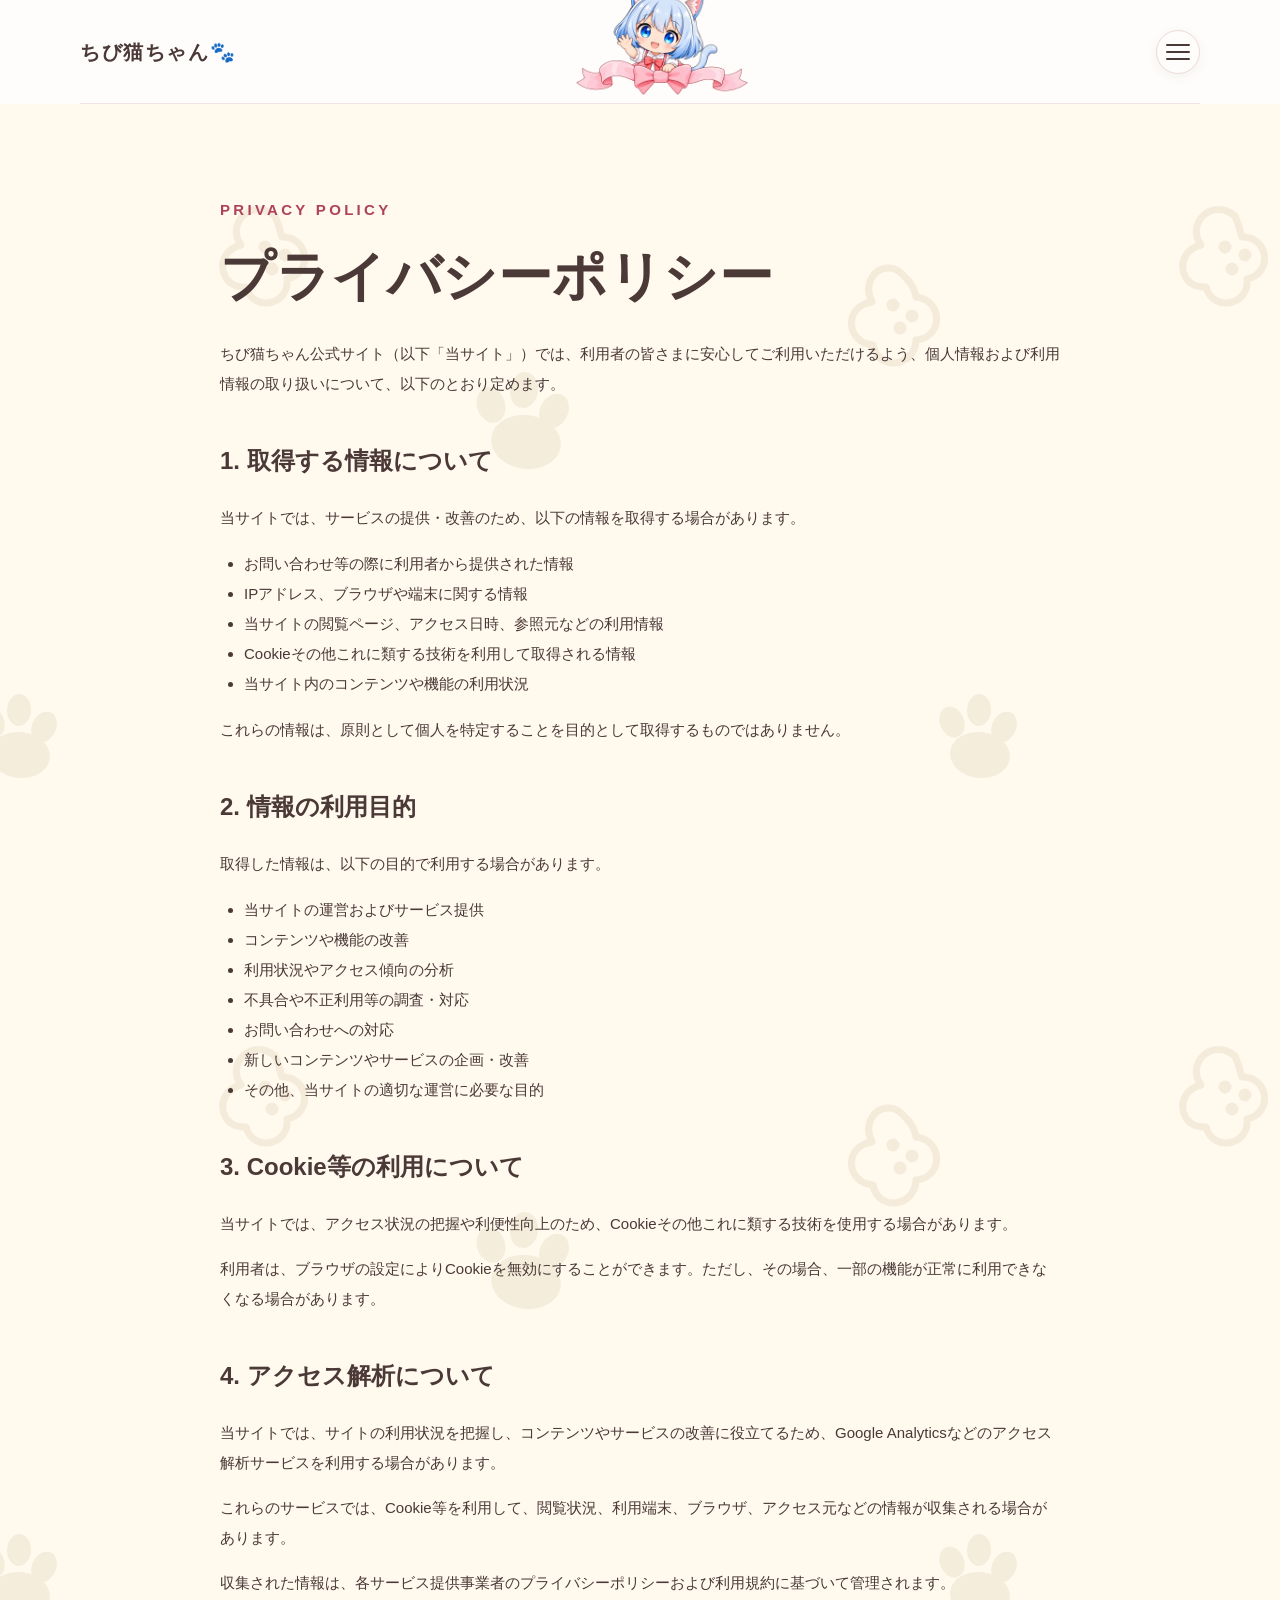
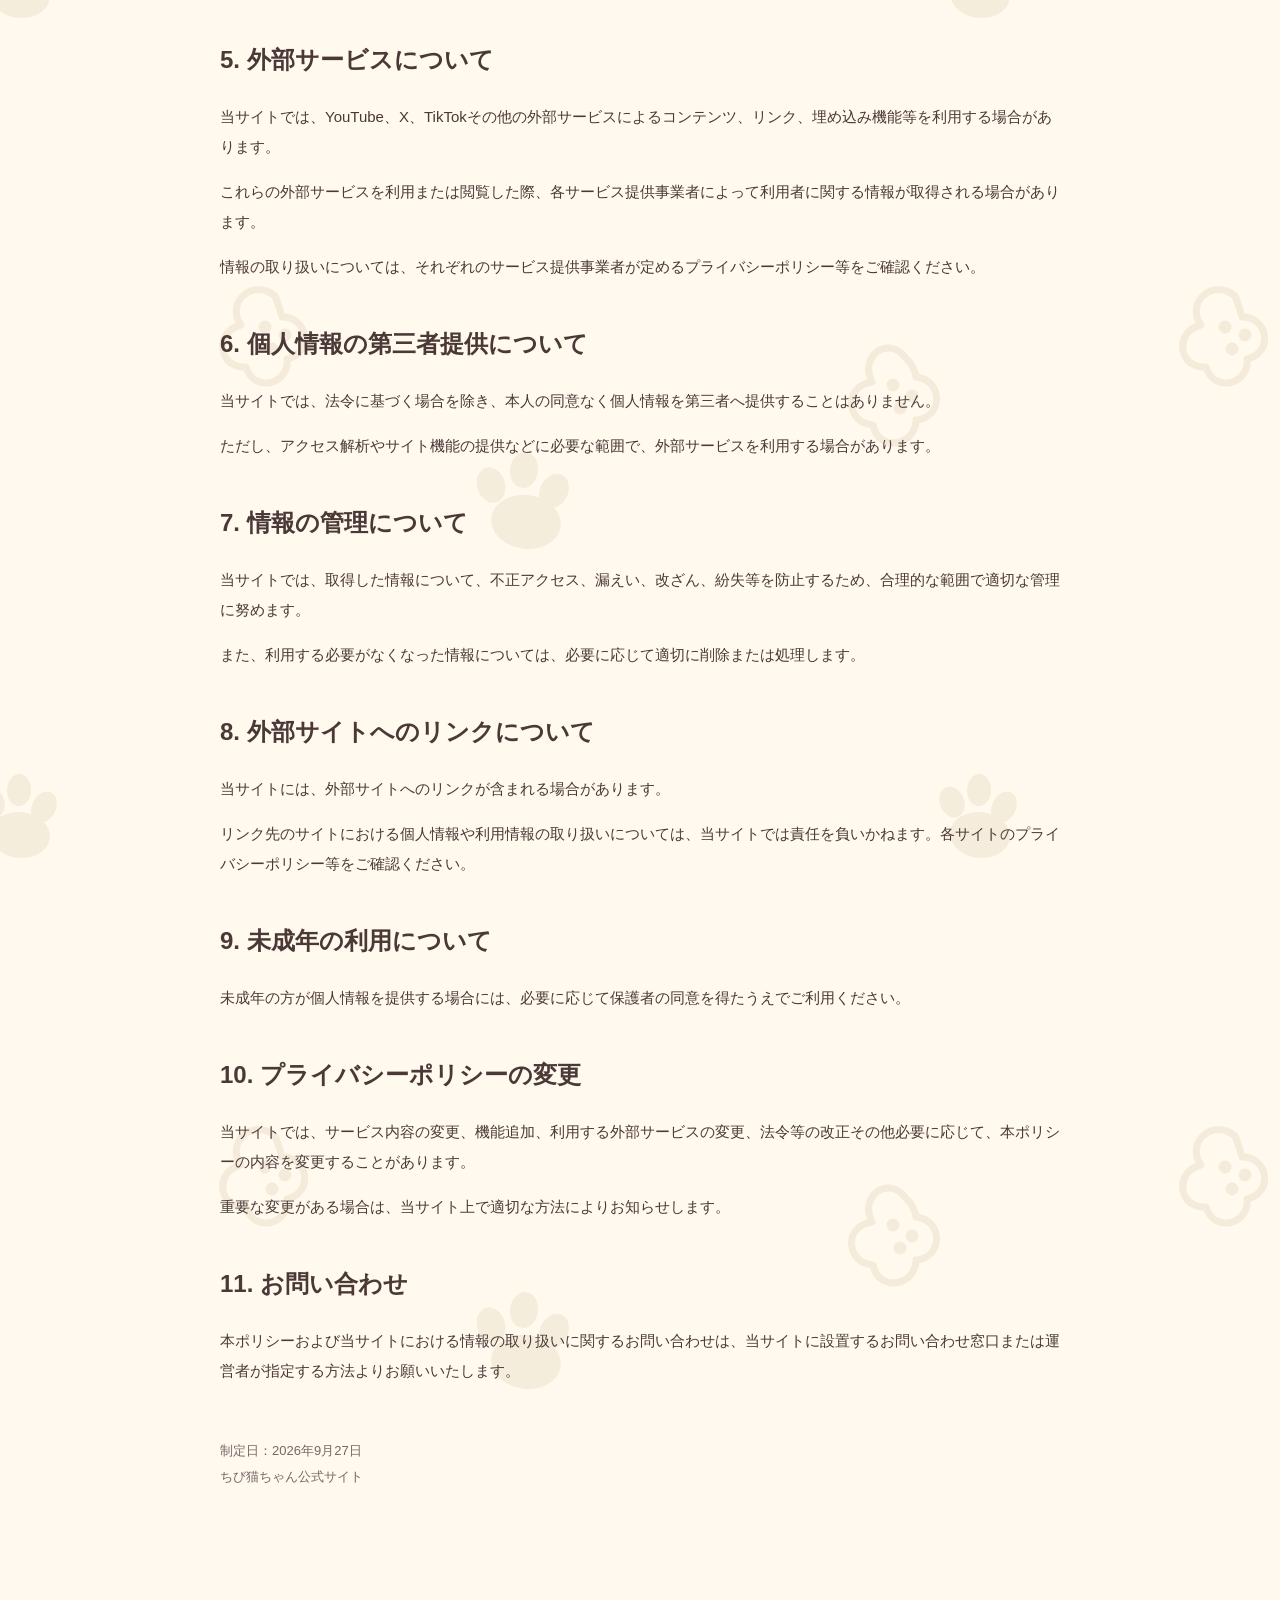
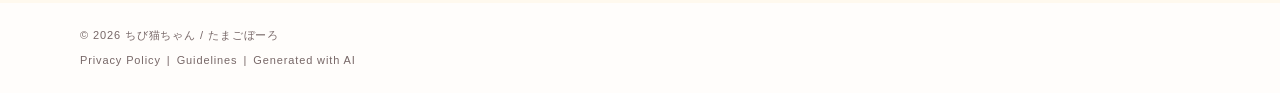
<file: privacy.html>
<!doctype html>
<html lang="ja"><head><meta charset="utf-8"><meta name="viewport" content="width=device-width, initial-scale=1"><title>プライバシーポリシー | ちび猫ちゃん公式サイト</title><meta name="description" content="ちび猫ちゃん公式サイトのプライバシーポリシーです。"><link rel="canonical" href="https://chibi-nekochan.github.io/privacy.html"><link rel="icon" href="favicon.svg?v=cat-01" type="image/svg+xml"><link rel="stylesheet" href="style-social-final.css?v=privacy-01"><!-- Google tag (gtag.js) -->
<script async src="https://www.googletagmanager.com/gtag/js?id=G-Q8THE7SG44"></script>
<script>
  window.dataLayer = window.dataLayer || [];
  function gtag(){dataLayer.push(arguments);}
  gtag('js', new Date());

  gtag('config', 'G-Q8THE7SG44');
</script>
</head>
<body><a class="skip" href="#main">本文へ移動</a><div class="wrap"><header><img class="header-character" src="header-title-art.png" alt="" aria-hidden="true"><a class="brand" href="./">ちび猫ちゃん<span aria-hidden="true">🐾</span></a><button class="menu-toggle" type="button" aria-expanded="false" aria-controls="main-menu"><span class="menu-icon" aria-hidden="true"></span><span class="sr-only">メニューを開く</span></button><nav id="main-menu" aria-label="メインメニュー"><a href="index.html#about">ABOUT</a><a href="index.html#charm">LITTLE MOMENTS</a><a href="index.html#videos">VIDEOS</a><a href="index.html#social">SNS</a><a href="https://x.com/ShionKisahragi/status/2068076751985741829?s=20" target="_blank" rel="noopener noreferrer">GUIDELINES</a></nav></header></div>
<main id="main"><article class="policy wrap"><p class="eyebrow">PRIVACY POLICY</p><h1>プライバシーポリシー</h1><p>ちび猫ちゃん公式サイト（以下「当サイト」）では、利用者の皆さまに安心してご利用いただけるよう、個人情報および利用情報の取り扱いについて、以下のとおり定めます。</p>
<h2>1. 取得する情報について</h2><p>当サイトでは、サービスの提供・改善のため、以下の情報を取得する場合があります。</p><ul><li>お問い合わせ等の際に利用者から提供された情報</li><li>IPアドレス、ブラウザや端末に関する情報</li><li>当サイトの閲覧ページ、アクセス日時、参照元などの利用情報</li><li>Cookieその他これに類する技術を利用して取得される情報</li><li>当サイト内のコンテンツや機能の利用状況</li></ul><p>これらの情報は、原則として個人を特定することを目的として取得するものではありません。</p>
<h2>2. 情報の利用目的</h2><p>取得した情報は、以下の目的で利用する場合があります。</p><ul><li>当サイトの運営およびサービス提供</li><li>コンテンツや機能の改善</li><li>利用状況やアクセス傾向の分析</li><li>不具合や不正利用等の調査・対応</li><li>お問い合わせへの対応</li><li>新しいコンテンツやサービスの企画・改善</li><li>その他、当サイトの適切な運営に必要な目的</li></ul>
<h2>3. Cookie等の利用について</h2><p>当サイトでは、アクセス状況の把握や利便性向上のため、Cookieその他これに類する技術を使用する場合があります。</p><p>利用者は、ブラウザの設定によりCookieを無効にすることができます。ただし、その場合、一部の機能が正常に利用できなくなる場合があります。</p>
<h2>4. アクセス解析について</h2><p>当サイトでは、サイトの利用状況を把握し、コンテンツやサービスの改善に役立てるため、Google Analyticsなどのアクセス解析サービスを利用する場合があります。</p><p>これらのサービスでは、Cookie等を利用して、閲覧状況、利用端末、ブラウザ、アクセス元などの情報が収集される場合があります。</p><p>収集された情報は、各サービス提供事業者のプライバシーポリシーおよび利用規約に基づいて管理されます。</p>
<h2>5. 外部サービスについて</h2><p>当サイトでは、YouTube、X、TikTokその他の外部サービスによるコンテンツ、リンク、埋め込み機能等を利用する場合があります。</p><p>これらの外部サービスを利用または閲覧した際、各サービス提供事業者によって利用者に関する情報が取得される場合があります。</p><p>情報の取り扱いについては、それぞれのサービス提供事業者が定めるプライバシーポリシー等をご確認ください。</p>
<h2>6. 個人情報の第三者提供について</h2><p>当サイトでは、法令に基づく場合を除き、本人の同意なく個人情報を第三者へ提供することはありません。</p><p>ただし、アクセス解析やサイト機能の提供などに必要な範囲で、外部サービスを利用する場合があります。</p>
<h2>7. 情報の管理について</h2><p>当サイトでは、取得した情報について、不正アクセス、漏えい、改ざん、紛失等を防止するため、合理的な範囲で適切な管理に努めます。</p><p>また、利用する必要がなくなった情報については、必要に応じて適切に削除または処理します。</p>
<h2>8. 外部サイトへのリンクについて</h2><p>当サイトには、外部サイトへのリンクが含まれる場合があります。</p><p>リンク先のサイトにおける個人情報や利用情報の取り扱いについては、当サイトでは責任を負いかねます。各サイトのプライバシーポリシー等をご確認ください。</p>
<h2>9. 未成年の利用について</h2><p>未成年の方が個人情報を提供する場合には、必要に応じて保護者の同意を得たうえでご利用ください。</p>
<h2>10. プライバシーポリシーの変更</h2><p>当サイトでは、サービス内容の変更、機能追加、利用する外部サービスの変更、法令等の改正その他必要に応じて、本ポリシーの内容を変更することがあります。</p><p>重要な変更がある場合は、当サイト上で適切な方法によりお知らせします。</p>
<h2>11. お問い合わせ</h2><p>本ポリシーおよび当サイトにおける情報の取り扱いに関するお問い合わせは、当サイトに設置するお問い合わせ窓口または運営者が指定する方法よりお願いいたします。</p><p class="policy-date">制定日：2026年9月27日<br>ちび猫ちゃん公式サイト</p></article></main>
<div class="wrap"><footer><span>© 2026 ちび猫ちゃん / たまごぼーろ</span><span class="footer-links"><a href="privacy.html">Privacy Policy</a><span aria-hidden="true"> | </span><a href="https://x.com/ShionKisahragi/status/2068076751985741829?s=20" target="_blank" rel="noopener noreferrer">Guidelines</a><span aria-hidden="true"> | </span><span>Generated with AI</span></span></footer></div><script>const menuButton=document.querySelector('.menu-toggle');const menu=document.querySelector('#main-menu');menuButton.addEventListener('click',()=>{const open=menuButton.getAttribute('aria-expanded')==='true';menuButton.setAttribute('aria-expanded',String(!open));menu.classList.toggle('is-open',!open);menuButton.querySelector('.sr-only').textContent=open?'メニューを開く':'メニューを閉じる'});menu.querySelectorAll('a').forEach(link=>link.addEventListener('click',()=>{menuButton.setAttribute('aria-expanded','false');menu.classList.remove('is-open');menuButton.querySelector('.sr-only').textContent='メニューを開く'}));</script></body></html>
</file>
<file: style-social-final.css>
:root{color-scheme:light;--ink:#263e52;--muted:#586c7a;--paper:#fffdf9;--blue:#e7f1f8;--accent:#a63e4e}*{box-sizing:border-box}html{scroll-behavior:smooth}body{margin:0;background:var(--paper);color:var(--ink);font-family:"Hiragino Kaku Gothic ProN","Yu Gothic",sans-serif;line-height:1.9}a{color:inherit;text-underline-offset:.25em}a:focus-visible{outline:3px solid var(--accent);outline-offset:6px}.skip{position:absolute;left:20px;top:-100px}.skip:focus{top:12px;background:white;padding:8px;z-index:2}.wrap{width:min(1120px,calc(100% - 48px));margin:auto}header{display:flex;align-items:center;justify-content:space-between;padding:26px 0;gap:24px}.brand{font-weight:800;text-decoration:none;font-size:20px;letter-spacing:.08em}nav{display:flex;gap:24px;font-size:13px}nav a{text-decoration:none}.hero{min-height:650px;display:grid;grid-template-columns:1fr 1fr;align-items:center;gap:50px;padding:70px 0 100px}.eyebrow{color:var(--accent);font-size:12px;letter-spacing:.22em;font-weight:700}h1{font-size:clamp(44px,6vw,76px);line-height:1.35;letter-spacing:.06em;margin:28px 0 16px}.english{font-size:14px;letter-spacing:.25em;color:var(--muted)}.intro{margin:36px 0;max-width:32em}.button{display:inline-block;padding:14px 28px;border:1px solid var(--ink);border-radius:999px;text-decoration:none;font-size:14px}.button:hover{background:var(--ink);color:white}.portrait{background:var(--blue);border-radius:48% 48% 16px 16px;overflow:hidden;aspect-ratio:4/5}.portrait img{width:100%;height:100%;object-fit:contain;display:block}.text-only{grid-template-columns:1fr;min-height:530px}.about{background:var(--blue);padding:80px 0}.section-grid{display:grid;grid-template-columns:1fr 2fr;gap:60px}h2{font-size:30px;line-height:1.5;margin:10px 0 24px}.social{padding:80px 0}.social-links{display:flex;flex-wrap:wrap;gap:16px}.creator{border-top:1px solid #d9e0e3;padding:40px 0;display:flex;justify-content:space-between;gap:24px}.creator p{margin:0}.creator small{color:var(--muted)}footer{padding:22px 0;font-size:11px;letter-spacing:.08em;color:var(--muted)}@media(max-width:700px){.wrap{width:calc(100% - 36px)}header{padding:20px 0;gap:12px}.brand{font-size:17px}nav{gap:14px;font-size:12px}.hero{grid-template-columns:1fr;padding:40px 0 60px;gap:32px;min-height:0}h1{font-size:46px}.portrait{max-width:440px;width:100%;margin:auto}.intro{margin:24px 0}.section-grid{grid-template-columns:1fr;gap:12px}.about,.social{padding:52px 0}.creator{flex-direction:column;gap:12px}}@media(prefers-reduced-motion:reduce){html{scroll-behavior:auto}}
/* Keep the About character clear of the paper pattern. */
section.about{background:#fff0f0!important}

:root{--paper:#fffdfb;--ink:#4b3937;--muted:#776767;--blue:#edf3fa;--accent:#ad425a}header{border-bottom:1px solid #eee4e2}.hero{gap:40px;padding:56px 0 76px;min-height:670px}h1{font-size:clamp(44px,5.6vw,72px);letter-spacing:.01em;white-space:nowrap}.portrait{background:#fff7f3;border-radius:220px 220px 28px 28px;aspect-ratio:4/5}.portrait img{object-fit:cover;object-position:center}.intro{font-size:17px;line-height:2.2}.about{position:relative;overflow:hidden;background:#fff0f0}.about .section-grid{position:relative;z-index:1}.about-character{position:absolute;right:-5vw;top:50%;width:min(42vw,480px);transform:translateY(-50%);opacity:.14;pointer-events:none;user-select:none}.about-lead{font-size:28px;font-weight:700;margin-top:0}.about-final{margin-top:26px;font-weight:700;line-height:1.9}.profile{margin:30px 0 0}.profile div{display:flex;gap:24px;border-top:1px solid #e7d5d5;padding:12px 0}.profile dt{font-size:13px;min-width:65px;color:var(--muted)}.profile dd{margin:0;font-size:14px}.design{padding:90px 0}.section-heading{display:flex;justify-content:space-between;align-items:center;gap:24px;margin-bottom:30px}.section-heading>p{font-size:14px;color:var(--muted)}.design-image{display:block;max-width:760px;margin:auto;border:1px solid #f0e5e5;border-radius:20px;overflow:hidden;background:white}.design-image img{display:block;width:100%;height:auto}.image-note{text-align:center;color:var(--muted);font-size:12px}.social{background:var(--blue);border-radius:24px;padding:48px;text-align:center;margin-bottom:80px}.social-links{justify-content:center;margin-top:24px}.social-links a{min-width:160px;background:#fff}.social-links a:hover{background:var(--ink)}.creator{padding:30px 0}.creator .english{font-size:11px}@media(max-width:700px){header{gap:10px}.brand{font-size:16px}nav{gap:12px;font-size:11px}.hero{padding:32px 0 48px;gap:28px;min-height:0}.hero h1{font-size:clamp(37px,10.8vw,60px)}.hero .eyebrow{margin-top:0}.hero .intro{font-size:15px}.portrait{max-width:370px;aspect-ratio:4/5}.section-heading{display:block}.design{padding:52px 0}.social{padding:32px 20px;margin-bottom:48px}.about-lead{font-size:20px;letter-spacing:-.02em;line-height:1.55}.about-copy>p:not(.about-lead){font-size:15px;line-height:1.95;letter-spacing:.015em}.about-final{font-size:15px!important;line-height:1.8!important;letter-spacing:.02em}.profile div{gap:12px}h2{font-size:25px}.social-links a{min-width:130px}}

.portrait{background:#fffaf4}.portrait img{object-fit:contain;padding:18px}

.charm{padding:90px 0 100px}.charm-heading{text-align:center;margin-bottom:45px}.charm-heading h2{font-size:34px;margin-bottom:18px}.charm-heading>p:last-child{color:var(--muted);font-size:15px;line-height:2}.charm-grid{display:grid;grid-template-columns:repeat(3,minmax(0,1fr));gap:26px}.charm-card{overflow:hidden;border-radius:180px 180px 20px 20px;background:#fff3f1}.charm-card:nth-child(2){background:#eef3fb}.charm-card:nth-child(3){background:#fff5e7}.image-open{display:block;width:100%;padding:0;border:0;background:transparent;cursor:zoom-in}.charm-card img{display:block;width:100%;height:auto;aspect-ratio:1;object-fit:cover}.charm-copy{padding:28px 24px 32px}.moment{font-size:10px;letter-spacing:.17em;color:var(--accent)}.charm-copy h3{font-size:20px;margin:13px 0 16px;line-height:1.7}.charm-copy p{font-size:13px;line-height:2.1;margin:0}@media(max-width:850px) and (min-width:701px){.charm-grid{gap:14px}.charm-copy{padding:20px 16px}.charm-copy h3{font-size:17px}}@media(max-width:700px){.charm{padding:40px 0}.charm-heading{margin-bottom:24px}.charm-heading h2{font-size:25px}.charm-grid{grid-template-columns:1fr;gap:14px;max-width:480px;margin:auto}.charm-card{display:grid;grid-template-columns:clamp(96px,28vw,128px) minmax(0,1fr);align-items:center;border-radius:18px;padding:12px;gap:14px}.charm-card img{width:100%;height:auto;aspect-ratio:1;border-radius:14px}.charm-copy{padding:0;min-width:0}.moment{font-size:9px;letter-spacing:.08em}.charm-copy h3{font-size:16px;line-height:1.6;margin:5px 0 7px}.charm-copy p{font-size:12px;line-height:1.8}.charm-copy br{display:none}}@media(max-width:360px){.charm-card{grid-template-columns:84px minmax(0,1fr);padding:10px;gap:10px}.charm-copy h3{font-size:15px}}.image-dialog{border:0;border-radius:20px;max-width:min(92vw,920px);max-height:92vh;padding:12px;background:#fff}.image-dialog::backdrop{background:rgba(50,35,35,.72)}.image-dialog img{display:block;max-width:100%;max-height:calc(92vh - 24px);width:auto;height:auto;border-radius:12px}.dialog-close{position:absolute;top:20px;right:20px;width:42px;height:42px;border:0;border-radius:50%;background:rgba(255,255,255,.94);color:var(--ink);font-size:28px;line-height:1;cursor:pointer;box-shadow:0 2px 12px rgba(0,0,0,.16)}
@media(max-width:700px){.about-character{width:330px;right:-135px;top:120px;transform:none;opacity:.15}.about-copy{max-width:100%}.about-copy p{position:relative}.about-lead{white-space:normal}}


/* About: tailored line breaks and character backdrop */
.mobile-break{display:none}
@media(max-width:700px){
  .mobile-break{display:inline}
  .about-character{width:430px;max-width:none;right:-155px;top:100px;opacity:.24}
}


.sr-only{position:absolute;width:1px;height:1px;padding:0;margin:-1px;overflow:hidden;clip:rect(0,0,0,0);white-space:nowrap;border:0}
.menu-toggle{display:none;border:0;background:transparent;color:var(--ink);padding:8px;cursor:pointer}.menu-icon,.menu-icon::before,.menu-icon::after{display:block;width:24px;height:2px;border-radius:2px;background:currentColor;transition:transform .2s ease}.menu-icon{position:relative}.menu-icon::before,.menu-icon::after{content:"";position:absolute;left:0}.menu-icon::before{top:-7px}.menu-icon::after{top:7px}
@media(max-width:700px){header{position:relative}.menu-toggle{display:block;margin-left:auto}header nav{display:none;position:absolute;z-index:10;right:0;top:100%;min-width:150px;padding:12px 16px;background:#fffdfb;border:1px solid #eee4e2;border-radius:14px;box-shadow:0 10px 24px rgba(75,57,55,.12)}header nav.is-open{display:grid;gap:8px}header nav a{padding:6px 2px}.menu-toggle[aria-expanded="true"] .menu-icon{background:transparent}.menu-toggle[aria-expanded="true"] .menu-icon::before{transform:translateY(7px) rotate(45deg)}.menu-toggle[aria-expanded="true"] .menu-icon::after{transform:translateY(-7px) rotate(-45deg)}}


.social-links .social-icon{display:grid;place-items:center;min-width:0;width:62px;height:62px;padding:0;border-radius:50%;font-family:Arial,sans-serif;font-size:27px;font-weight:700;line-height:1}.social-links .social-icon:hover{background:var(--ink);color:#fff}@media(max-width:700px){.social-links{gap:18px}.social-links .social-icon{width:56px;height:56px;font-size:24px}}

.social-icon svg{display:block;width:28px;height:28px}.social-youtube svg{width:33px;height:25px}.social-tiktok svg{width:31px;height:31px}.social-icon .x-mark{font-size:27px;line-height:1}header{overflow:visible;isolation:isolate;z-index:100}.header-character{position:absolute;z-index:-1;left:52%;top:-24px;width:180px;max-width:none;transform:translateX(-50%);opacity:1;pointer-events:none;user-select:none}.brand,header nav,.menu-toggle{position:relative;z-index:1}.social-main{margin:12px 0 24px;font-size:clamp(24px,3.2vw,34px);font-weight:700;line-height:1.55}.social-note{margin:22px 0 0;font-size:13px;color:var(--muted)}.social .social-links{margin-top:0}@media(max-width:700px){.header-character{width:132px;top:-18px;opacity:1}.social-main{font-size:24px;margin:8px 0 22px}.social-note{font-size:12px;margin-top:18px}}


/* One menu pattern on every screen: the panel floats over the page, so the header rule never moves. */
header{
  position:relative;
  isolation:isolate;
  min-height:104px;
  padding:20px 0;
  border-bottom:0;
  overflow:visible;
}
header::after{
  content:"";
  position:absolute;
  z-index:0;
  right:0;
  bottom:0;
  left:0;
  height:1px;
  background:#eee4e2;
}
.menu-toggle{
  position:relative;
  z-index:2;
  display:grid;
  place-items:center;
  width:44px;
  height:44px;
  margin-left:auto;
  padding:8px;
  border:1px solid #eadbd8;
  border-radius:50%;
  background:#fffdfb;
  box-shadow:0 3px 12px rgba(75,57,55,.06);
}
header nav{
  position:absolute;
  z-index:20;
  top:calc(100% + 10px);
  right:0;
  display:none;
  width:min(280px,calc(100vw - 48px));
  padding:10px 18px;
  border:1px solid #eadbd8;
  border-radius:16px;
  background:#fffdfb;
  box-shadow:0 14px 30px rgba(75,57,55,.14);
  font-size:14px;
}
header nav.is-open{display:grid;gap:0}
header nav a{display:block;padding:10px 3px;text-align:left}
header nav a+a{border-top:1px solid #f1e8e5}
@media(max-width:700px){
  header{min-height:78px;padding:12px 0}
  .menu-toggle{width:40px;height:40px}
  header nav{top:calc(100% + 8px);right:0;width:min(260px,calc(100vw - 36px));font-size:13px}
}


/* Keep the compact cards easy to read on iPhone widths. */
.mobile-card-break{display:none}
@media(max-width:700px){
  .charm-copy .mobile-card-break{display:block}
  .charm-copy p{line-height:1.76}
  .social-main{font-size:clamp(21px,6.2vw,24px);white-space:nowrap;letter-spacing:-.025em}
}


/* A quiet social-media scene sits behind the follow links without competing with them. */
.social{position:relative;isolation:isolate;overflow:hidden}
.social>*:not(.social-character){position:relative;z-index:1}
.social-character{position:absolute;z-index:0;inset:0;width:100%;height:100%;object-fit:cover;object-position:center;opacity:.27;pointer-events:none;user-select:none}
footer{position:relative;display:block;min-height:22px}
footer span{display:block}
footer a{position:absolute;right:0;top:0;text-decoration:none;text-align:right}
footer a:hover{text-decoration:underline}
@media(max-width:700px){
  .social-character{inset:auto -2% -3% auto;width:128%;height:128%;opacity:.31;object-position:center}
  footer{font-size:10px}
}


/* A soft paper layer behind the content: pale orange with very quiet cookie and paw marks. */
main{position:relative;isolation:isolate;background:#fff9ee}
main::before{content:"";position:absolute;z-index:-1;inset:0;pointer-events:none;background-image:url("data:image/svg+xml,%3Csvg xmlns='http://www.w3.org/2000/svg' width='960' height='840' viewBox='0 0 960 840'%3E%3Cg fill='none' stroke='%23d8c5a6' stroke-width='7' stroke-linecap='round' stroke-linejoin='round' opacity='.28'%3E%3Cpath d='M115 112c-22-19-50 7-34 29-28 7-22 44 5 42 8 27 44 17 41-8 27-6 21-43-5-42-2-8-4-14-7-21Z'/%3E%3Ccircle cx='105' cy='143' r='3' fill='%23d8c5a6'/%3E%3Ccircle cx='125' cy='151' r='3' fill='%23d8c5a6'/%3E%3Ccircle cx='112' cy='165' r='3' fill='%23d8c5a6'/%3E%3Cpath d='M745 173c-18-22-46 0-33 25-29 4-26 41 1 43 5 27 42 22 43-5 28-3 27-40 0-43-1-8-5-14-11-20Z'/%3E%3Ccircle cx='733' cy='201' r='3' fill='%23d8c5a6'/%3E%3Ccircle cx='752' cy='212' r='3' fill='%23d8c5a6'/%3E%3Ccircle cx='740' cy='224' r='3' fill='%23d8c5a6'/%3E%3C/g%3E%3Cg fill='%23d8c5a6' opacity='.25'%3E%3Cellipse cx='331' cy='301' rx='14' ry='18' transform='rotate(-18 331 301)'/%3E%3Cellipse cx='364' cy='286' rx='14' ry='18' transform='rotate(8 364 286)'/%3E%3Cellipse cx='394' cy='307' rx='14' ry='18' transform='rotate(27 394 307)'/%3E%3Cellipse cx='366' cy='338' rx='35' ry='27' transform='rotate(8 366 338)'/%3E%3Cellipse cx='792' cy='618' rx='12' ry='16' transform='rotate(-22 792 618)'/%3E%3Cellipse cx='819' cy='606' rx='12' ry='16' transform='rotate(3 819 606)'/%3E%3Cellipse cx='844' cy='623' rx='12' ry='16' transform='rotate(26 844 623)'/%3E%3Cellipse cx='820' cy='651' rx='30' ry='23' transform='rotate(6 820 651)'/%3E%3C/g%3E%3C/svg%3E");background-size:960px 840px;background-position:center top;background-repeat:repeat}
.about{background:transparent}
/* Keep the pattern above the paper color but beneath every section. */
main::before{z-index:0}
main>*{position:relative;z-index:1}
/* Separate section layers and color tones. */
.about{background:#fff0f0}
.charm-card:nth-child(3){background:#f3ece8}
@media(min-width:701px){.social-character{inset:auto -1% 0 auto;width:min(52%,520px);height:100%;object-fit:contain;object-position:right bottom;opacity:.22}}


/* Video embeds */
.videos{padding:90px 0 100px}
.videos-heading{text-align:center;margin-bottom:38px}
.videos-heading h2{margin-bottom:12px}
.videos-heading>p:last-child{color:var(--muted);font-size:15px}
.video-grid{display:grid;grid-template-columns:repeat(2,minmax(0,1fr));gap:28px;align-items:start;max-width:900px;margin:auto}
.video-card{min-width:0;padding:22px;border:1px solid #eadbd8;border-radius:24px;background:rgba(255,253,251,.9);box-shadow:0 10px 28px rgba(75,57,55,.05)}
.video-card h3{margin:0 0 14px;font-size:16px;letter-spacing:.08em;color:var(--accent)}
.video-frame{overflow:hidden;border-radius:16px;background:#201919;aspect-ratio:9 / 16}
.video-frame iframe{display:block;width:100%;height:100%;border:0}
.tiktok-frame{display:flex;justify-content:center;min-height:520px;overflow:hidden;border-radius:16px;background:#fff}
.tiktok-frame .tiktok-embed{max-width:100%!important;min-width:0!important;margin:0!important}
@media(max-width:700px){.videos{padding:52px 0}.videos-heading{margin-bottom:24px}.videos-heading h2{font-size:25px}.video-grid{grid-template-columns:1fr;gap:18px;max-width:420px}.video-card{padding:16px;border-radius:20px}.tiktok-frame{min-height:500px}.videos-heading>p:last-child{font-size:13px}}


/* TikTok player/v1 uses the same 9:16 frame as the Shorts player. */
.tiktok-frame{min-height:0;aspect-ratio:9 / 16}
.tiktok-frame iframe{display:block;width:100%;height:100%;border:0}
footer{display:flex;align-items:center;justify-content:space-between;gap:16px}
footer span{display:block}
footer .footer-links{display:flex;align-items:center;justify-content:flex-end;gap:.55em;text-align:right}
footer a{position:static;text-decoration:none}
footer a:hover{text-decoration:underline}
@media(max-width:700px){footer{align-items:flex-start;flex-direction:column;gap:4px}footer .footer-links{justify-content:flex-start;text-align:left}}

/* Privacy policy */
.policy{padding:76px 0 100px;max-width:840px}
.policy h1{font-size:clamp(36px,5vw,54px);white-space:normal;margin:12px 0 26px}
.policy h2{margin-top:44px;font-size:24px}
.policy p,.policy li{font-size:15px;line-height:2}
.policy ul{padding-left:1.5em}
.policy .policy-date{margin-top:52px;color:var(--muted);font-size:13px}
@media(max-width:700px){.policy{padding:48px 0 64px}.policy h2{margin-top:34px;font-size:21px}.policy p,.policy li{font-size:14px}}

/* Keep the complete footer left-aligned at every viewport size. */
footer{align-items:flex-start;justify-content:flex-start;flex-direction:column;gap:4px}
footer .footer-links{justify-content:flex-start;text-align:left}
</file>
